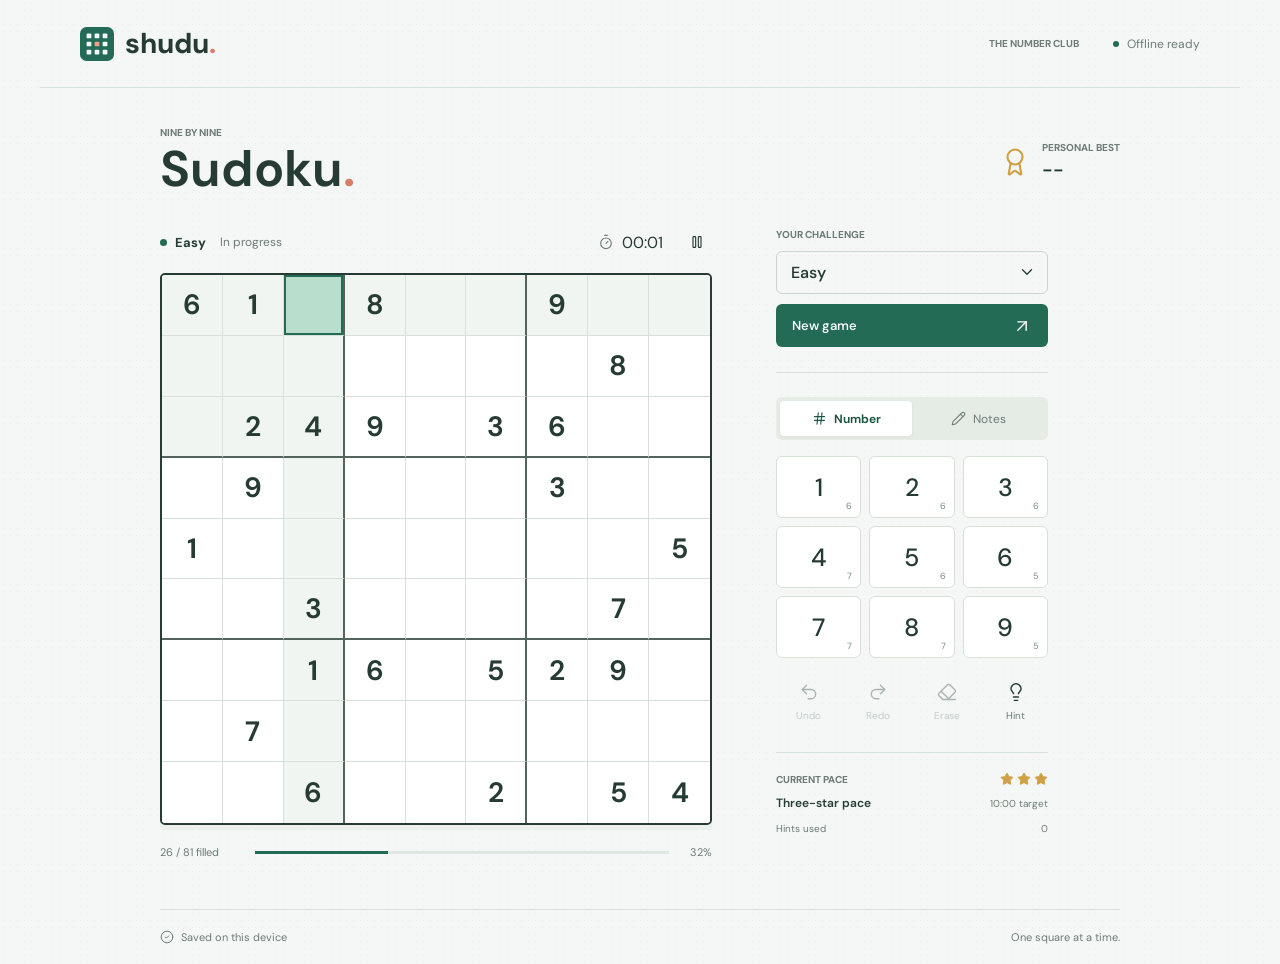
<file: index.html>
<!doctype html>
<html lang="en">
<head>
  <meta charset="utf-8">
  <meta name="viewport" content="width=device-width, initial-scale=1">
  <meta name="theme-color" content="#f4f7f5">
  <meta name="description" content="An offline Sudoku game with three difficulties, pencil notes, and time-based ratings.">
  <title>Shudu - Sudoku</title>
  <link rel="icon" href="favicon.svg" type="image/svg+xml">
  <link rel="manifest" href="manifest.webmanifest">
  <link rel="apple-touch-icon" href="icons/icon-180.png">
  <meta name="mobile-web-app-capable" content="yes">
  <meta name="apple-mobile-web-app-capable" content="yes">
  <meta name="apple-mobile-web-app-status-bar-style" content="default">
  <meta name="apple-mobile-web-app-title" content="Shudu">
  <link rel="stylesheet" href="styles.css">
  <script>window.module = { exports: {} };</script>
  <script src="qqwing.js"></script>
  <script>window.QQWing = window.module.exports; delete window.module;</script>
  <script src="game.js" defer></script>
  <script src="lucide.min.js" defer></script>
  <script src="app.js" defer></script>
  <script>
    if ("serviceWorker" in navigator && location.protocol.startsWith("http")) {
      var hadController = Boolean(navigator.serviceWorker.controller);
      var reloading = false;
      navigator.serviceWorker.addEventListener("controllerchange", function () {
        if (!hadController) { hadController = true; return; }
        if (reloading) return;
        reloading = true;
        window.location.reload();
      });
      window.addEventListener("load", function () {
        navigator.serviceWorker.register("sw.js").then(function (registration) {
          registration.update();
          setInterval(function () { registration.update(); }, 60 * 60 * 1000);
          document.addEventListener("visibilitychange", function () {
            if (!document.hidden) registration.update();
          });
        }).catch(function () {});
      });
    }
  </script>
</head>
<body>
  <header class="site-header">
    <a class="brand" href="./index.html" aria-label="Shudu home">
      <img src="favicon.svg" width="34" height="34" alt="">
      <span>shudu<span class="brand-dot">.</span></span>
    </a>
    <div class="header-end"><span class="edition">THE NUMBER CLUB</span><span class="offline-dot" aria-hidden="true"></span><span>Offline ready</span></div>
  </header>

  <main>
    <div class="page-heading">
      <div><div class="eyebrow">NINE BY NINE</div><h1>Sudoku<span class="title-dot">.</span></h1></div>
      <div class="best-record"><i data-lucide="award" aria-hidden="true"></i><div><span class="eyebrow">PERSONAL BEST</span><strong id="best-score">--</strong></div></div>
    </div>

    <div class="game-layout">
      <section class="board-section" aria-label="Sudoku puzzle">
        <div class="board-topline">
          <div class="puzzle-label"><span class="level-marker"></span><strong id="current-level">Easy</strong><span class="puzzle-state" id="puzzle-state">In progress</span></div>
          <div class="timer-group"><i data-lucide="timer" aria-hidden="true"></i><time id="timer" aria-label="Elapsed time">00:00</time><button id="pause" class="icon-button small" title="Pause game" aria-label="Pause game"><i data-lucide="pause"></i></button></div>
        </div>
        <div class="board-frame">
          <div id="board" role="grid" aria-label="Sudoku, 9 rows and 9 columns" aria-rowcount="9" aria-colcount="9"></div>
          <div id="board-cover" class="board-cover">
            <div id="cover-icon" class="cover-icon"><i data-lucide="loader-circle"></i></div>
            <h2 id="cover-title">Finding your puzzle</h2>
            <button id="resume" class="primary-button" hidden>Resume game <i data-lucide="play"></i></button>
          </div>
        </div>
        <div class="board-bottomline"><span id="filled-count">0 / 81 filled</span><div class="completion-track" role="progressbar" aria-label="Filled cells" aria-valuemin="0" aria-valuemax="81" aria-valuenow="0"><span id="completion-fill"></span></div><span id="percent">0%</span></div>
        <p id="announcement" class="announcement" role="status" aria-live="polite"></p>
      </section>

      <aside class="controls" aria-label="Game controls">
        <div class="new-game-controls"><label class="eyebrow" for="difficulty">YOUR CHALLENGE</label><div class="difficulty-wrap"><select id="difficulty"><option value="easy">Easy</option><option value="medium">Medium</option><option value="hard">Hard</option></select><i data-lucide="chevron-down" aria-hidden="true"></i></div><button id="new-game" class="primary-button">New game <i data-lucide="arrow-up-right"></i></button></div>

        <div class="input-controls">
          <div class="mode-switch" role="group" aria-label="Entry mode"><button id="number-mode" aria-pressed="true" title="Confirm numbers"><i data-lucide="hash"></i>Number</button><button id="notes-mode" aria-pressed="false" title="Pencil notes (N)"><i data-lucide="pencil"></i>Notes</button></div>
          <div id="number-pad" class="number-pad" role="group" aria-label="Choose a number"></div>
          <div class="tools" role="group" aria-label="Editing tools">
            <button id="undo" class="tool-button" title="Undo (Ctrl+Z)" aria-label="Undo"><i data-lucide="undo-2"></i><span>Undo</span></button>
            <button id="redo" class="tool-button" title="Redo (Ctrl+Shift+Z)" aria-label="Redo"><i data-lucide="redo-2"></i><span>Redo</span></button>
            <button id="erase" class="tool-button" title="Erase (Delete)" aria-label="Erase"><i data-lucide="eraser"></i><span>Erase</span></button>
            <button id="hint" class="tool-button" title="Reveal one number; adds 60 seconds to your rating time" aria-label="Hint"><i data-lucide="lightbulb"></i><span>Hint</span></button>
          </div>
        </div>

        <section class="pace-section" aria-label="Time rating">
          <div class="pace-heading"><span class="eyebrow">CURRENT PACE</span><div id="pace-stars" class="pace-stars" aria-label="3 stars"><i data-lucide="star"></i><i data-lucide="star"></i><i data-lucide="star"></i></div></div>
          <div class="pace-line"><strong id="pace-label">Three-star pace</strong><span id="target-time">10:00 target</span></div>
          <div class="hint-line"><span>Hints used</span><span id="hint-count">0</span></div>
        </section>
      </aside>
    </div>
    <footer><span><i data-lucide="circle-check" aria-hidden="true"></i><span id="save-status">Saved on this device</span></span><span>One square at a time.</span></footer>
  </main>

  <dialog id="new-dialog" aria-labelledby="new-title"><div class="dialog-symbol"><i data-lucide="refresh-cw"></i></div><h2 id="new-title">A fresh start?</h2><p>Your current puzzle will be replaced.</p><div class="dialog-actions"><button id="cancel-new" class="secondary-button">Keep playing</button><button id="confirm-new" class="primary-button">New game <i data-lucide="arrow-right"></i></button></div></dialog>

  <dialog id="win-dialog" aria-labelledby="win-title"><button id="close-win" class="icon-button dialog-close" title="View completed board" aria-label="Close results"><i data-lucide="x"></i></button><div class="win-stars" id="win-stars"><i data-lucide="star"></i><i data-lucide="star"></i><i data-lucide="star"></i></div><div class="eyebrow">EVERY NUMBER IN ITS PLACE</div><h2 id="win-title">Nicely solved.</h2><div class="final-score"><strong id="final-score">1,000</strong><span>POINTS</span></div><dl class="result-details"><div><dt>Difficulty</dt><dd id="final-level">Easy</dd></div><div><dt>Your time</dt><dd id="final-time">00:00</dd></div><div><dt>Hints</dt><dd id="final-hints">0</dd></div><div><dt>Rating time</dt><dd id="final-adjusted">00:00</dd></div></dl><button id="play-again" class="primary-button">Another puzzle <i data-lucide="arrow-right"></i></button></dialog>
</body>
</html>
</file>
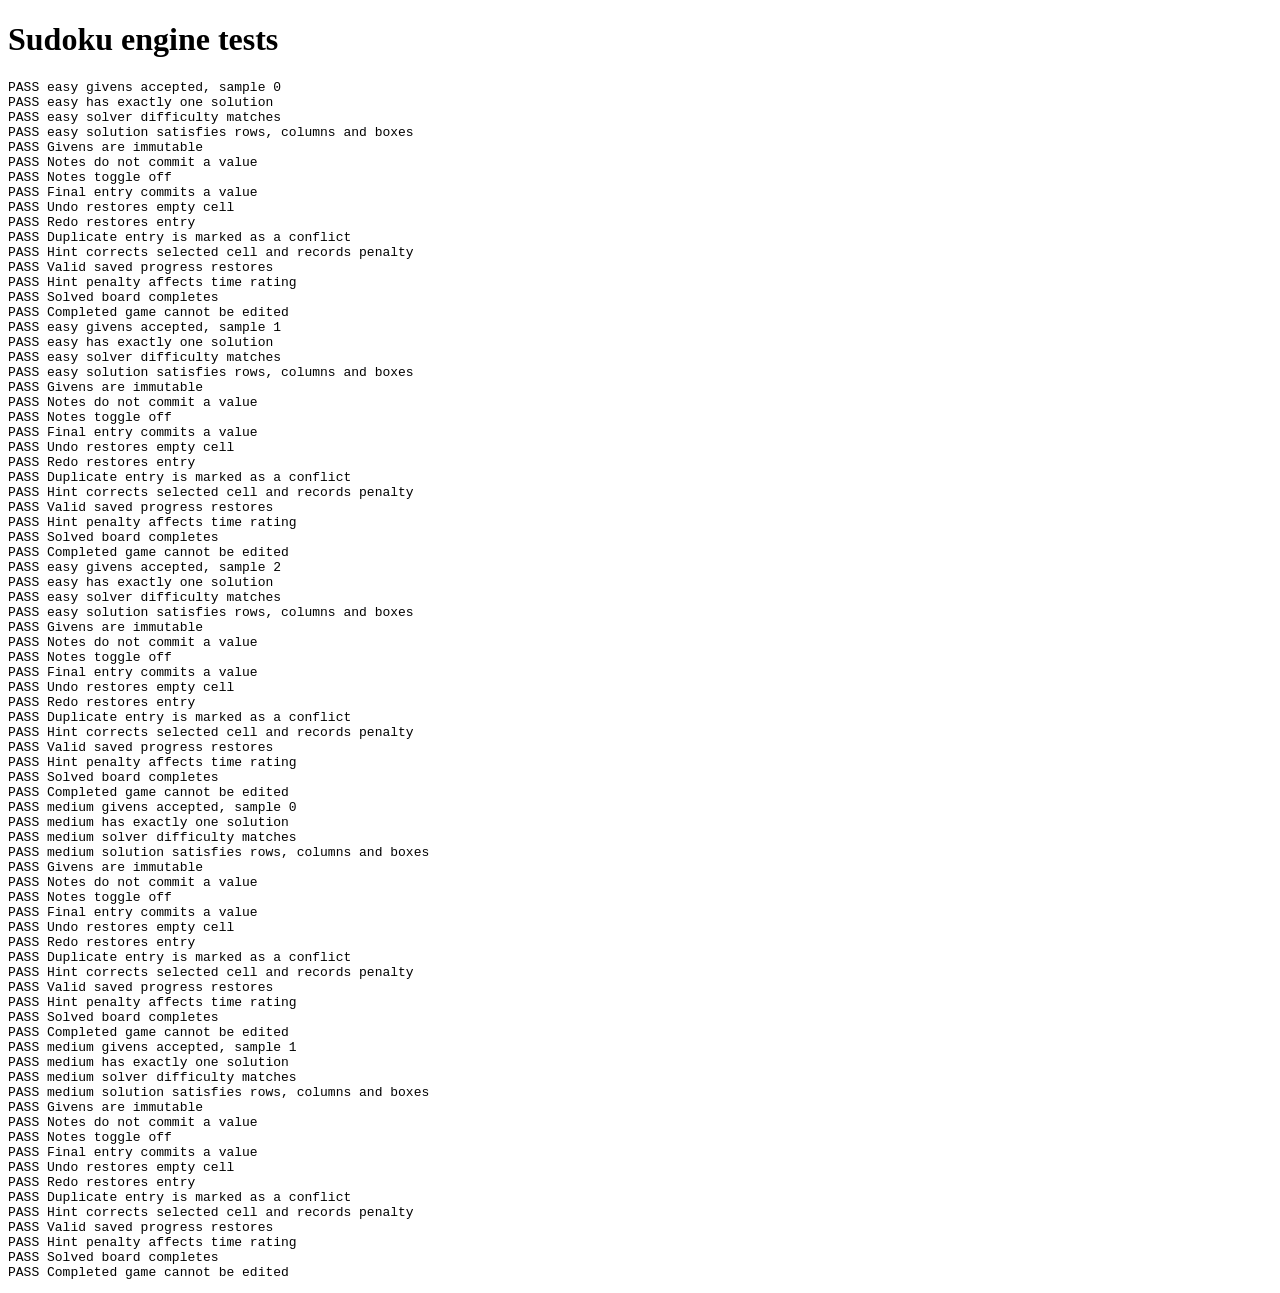
<file: tests.html>
<!doctype html>
<html lang="en">
<head><meta charset="utf-8"><meta name="viewport" content="width=device-width, initial-scale=1"><title>Sudoku tests</title></head>
<body>
  <h1>Sudoku engine tests</h1>
  <pre id="results">Running...</pre>
  <script>window.module = { exports: {} };</script>
  <script src="qqwing.js"></script>
  <script>window.QQWing = window.module.exports; delete window.module;</script>
  <script src="game.js"></script>
  <script src="tests.js"></script>
</body>
</html>
</file>
<file: styles.css>
@font-face { font-family: "DM Sans"; src: url("dm-sans.woff2") format("woff2"); font-weight: 100 1000; font-display: swap; }
:root { --paper: #f4f7f5; --ink: #253b34; --muted: #6d7c76; --green: #236b55; --green-dark: #195540; --line: #d7e1da; --mint: #e2eee6; --coral: #d87d63; --gold: #d0a044; --danger: #b73c49; }
* { box-sizing: border-box; }
body { margin: 0; color: var(--ink); font-family: "DM Sans", "Trebuchet MS", sans-serif; letter-spacing: 0; background-color: var(--paper); background-image: radial-gradient(#56796512 .65px, transparent .65px); background-size: 7px 7px; }
button, select { font: inherit; }
button, a, select { -webkit-tap-highlight-color: transparent; }
button { cursor: pointer; color: inherit; }
button { touch-action: manipulation; }
button:disabled { cursor: default; opacity: .35; }
button:focus-visible, a:focus-visible, select:focus-visible { outline: 3px solid var(--coral); outline-offset: 3px; }
button, select { border-radius: 6px; }
button svg { pointer-events: none; flex: 0 0 auto; }
svg { width: 20px; height: 20px; stroke-width: 1.7; }
[hidden] { display: none !important; }
.site-header { height: 88px; max-width: 1200px; padding: 0 40px; margin: auto; display: flex; align-items: center; justify-content: space-between; border-bottom: 1px solid var(--line); }
.brand { display: flex; align-items: center; gap: 11px; font-size: 28px; font-weight: 750; text-decoration: none; color: var(--ink); }
.brand-dot, .title-dot { color: var(--coral); }
.header-end { display: flex; align-items: center; gap: 8px; font-size: 12px; color: var(--muted); }
.edition { margin-right: 26px; font-size: 10px; font-weight: 700; }
.offline-dot { width: 6px; height: 6px; background: var(--green); border-radius: 50%; }
main { max-width: 1040px; margin: 0 auto; padding: 38px 40px 20px; }
.page-heading { display: flex; justify-content: space-between; align-items: center; margin-bottom: 24px; }
.eyebrow { font-size: 10px; font-weight: 750; color: var(--muted); display: block; }
h1 { margin: 2px 0 0; font-size: 50px; line-height: 1.12; font-weight: 650; }
.best-record { display: flex; align-items: center; gap: 12px; }
.best-record > svg { height: 30px; width: 30px; color: var(--gold); }
.best-record strong { display: block; font-size: 19px; font-weight: 600; margin-top: 3px; }
.game-layout { display: grid; grid-template-columns: minmax(0, 552px) minmax(0, 272px); gap: 64px; align-items: start; }
.board-topline { display: flex; justify-content: space-between; align-items: center; height: 42px; margin-bottom: 10px; }
.puzzle-label { display: flex; align-items: center; gap: 8px; font-size: 13px; }
.level-marker { width: 7px; height: 7px; background: var(--green); border-radius: 50%; }
.puzzle-state { color: var(--muted); margin-left: 6px; font-size: 12px; }
.timer-group { display: flex; align-items: center; gap: 8px; }
.timer-group > svg { width: 16px; height: 16px; color: var(--muted); }
time { font-variant-numeric: tabular-nums; font-size: 16px; min-width: 50px; }
.icon-button { display: inline-flex; align-items: center; justify-content: center; width: 40px; height: 40px; background: transparent; border: 1px solid var(--line); }
.icon-button:hover:not(:disabled) { background: var(--mint); }
.icon-button.small { width: 30px; height: 30px; margin-left: 2px; border: 0; }
.icon-button.small svg { width: 16px; height: 16px; }
.board-frame { position: relative; border: 2px solid var(--ink); border-radius: 5px; overflow: hidden; box-shadow: 0 5px 0 #253b3408; background: #fff; }
#board { display: grid; grid-template-rows: repeat(9, minmax(0, 1fr)); width: 100%; aspect-ratio: 1; }
.board-row { display: grid; grid-template-columns: repeat(9, minmax(0, 1fr)); min-height: 0; }
.cell { position: relative; padding: 0; border: 0; border-right: 1px solid var(--line); border-bottom: 1px solid var(--line); border-radius: 0; background: #fff; font-size: 28px; font-weight: 450; color: var(--green); display: flex; align-items: center; justify-content: center; user-select: none; min-width: 0; min-height: 0; }
.cell:nth-child(3n) { border-right: 2px solid #52645b; }
.cell:nth-child(9) { border-right: 0; }
.board-row:nth-child(3n) .cell { border-bottom: 2px solid #52645b; }
.board-row:last-child .cell { border-bottom: 0; }
.cell.given { font-weight: 650; color: var(--ink); }
.cell.peer { background: #f0f5f1; }
.cell.same { background: #d9eae0; }
.cell.selected { background: #b9decd; box-shadow: inset 0 0 0 2px var(--green); }
.cell.conflict { color: var(--danger); background: #fae6e5; }
.cell.selected.conflict { box-shadow: inset 0 0 0 2px var(--danger); }
.cell:focus-visible { z-index: 1; outline-offset: -4px; }
.cell:not(.selected):hover { background: #e3eee7; }
.notes-grid { width: 100%; height: 100%; display: grid; grid-template-columns: repeat(3, 1fr); grid-template-rows: repeat(3, 1fr); padding: 3px; }
.note { font-size: 12px; font-weight: 500; display: flex; align-items: center; justify-content: center; color: #687b70; line-height: 1; }
.board-cover { position: absolute; inset: 0; display: flex; align-items: center; justify-content: center; flex-direction: column; background: #edf3ed; z-index: 3; padding: 24px; text-align: center; }
.cover-icon { display: grid; place-items: center; width: 64px; height: 64px; border: 1px solid #b7cabc; border-radius: 50%; color: var(--green); }
.cover-icon svg { width: 26px; height: 26px; }
.board-cover h2 { font-size: 23px; font-weight: 550; margin: 22px 0; }
.board-cover .primary-button { width: auto; gap: 25px; }
.board-cover.loading .cover-icon svg { animation: spin 1.5s linear infinite; }
@keyframes spin { to { transform: rotate(360deg); } }
.board-bottomline { display: flex; align-items: center; gap: 15px; color: var(--muted); font-size: 11px; margin-top: 20px; font-variant-numeric: tabular-nums; }
#filled-count { min-width: 80px; }
#percent { min-width: 28px; text-align: right; }
.completion-track { flex: 1; background: #dee7e0; height: 3px; overflow: hidden; }
.completion-track span { display: block; height: 100%; background: var(--green); transition: width .2s; }
.announcement { margin: 10px 0 0; min-height: 18px; color: var(--danger); font-size: 12px; }
.controls { padding-top: 7px; }
.new-game-controls { padding-bottom: 25px; border-bottom: 1px solid var(--line); }
.difficulty-wrap { position: relative; margin: 10px 0; }
select { appearance: none; width: 100%; height: 43px; padding: 0 40px 0 14px; border: 1px solid #c9d5cd; background: transparent; color: var(--ink); font-weight: 550; cursor: pointer; }
.difficulty-wrap svg { position: absolute; top: 12px; right: 12px; pointer-events: none; width: 18px; height: 18px; }
.primary-button, .secondary-button { min-height: 43px; padding: 10px 15px; display: flex; align-items: center; justify-content: space-between; gap: 12px; border: 1px solid transparent; font-weight: 550; font-size: 13px; }
.primary-button { background: var(--green); color: #fff; width: 100%; }
.primary-button:hover:not(:disabled) { background: var(--green-dark); }
.secondary-button { border-color: var(--line); background: transparent; }
.secondary-button:hover { background: var(--mint); }
.input-controls { margin-top: 24px; }
.mode-switch { display: grid; grid-template-columns: repeat(2, 1fr); padding: 4px; background: #e5ebe5; border-radius: 6px; height: 43px; margin-bottom: 16px; }
.mode-switch button { border: 0; background: transparent; display: flex; align-items: center; justify-content: center; gap: 7px; font-size: 12px; color: var(--muted); }
.mode-switch button svg { width: 15px; height: 15px; }
.mode-switch button[aria-pressed="true"] { color: var(--green-dark); background: #fff; box-shadow: 0 1px 3px #263c3510; font-weight: 650; border-radius: 4px; }
.number-pad { display: grid; grid-template-columns: repeat(3, minmax(0, 1fr)); gap: 8px; }
.number-key { background: #fff; border: 1px solid #d7e0d7; height: 62px; font-size: 25px; position: relative; font-weight: 500; }
.number-key:hover:not(:disabled) { border-color: var(--green); background: #e9f2ec; }
.number-key .remaining { position: absolute; right: 8px; bottom: 5px; font-size: 9px; font-weight: 400; color: #788c7e; }
.number-key.exhausted { color: #819389; background: #e9eee9; }
.tools { display: grid; grid-template-columns: repeat(4, minmax(0, 1fr)); gap: 4px; margin-top: 16px; }
.tool-button { border: 0; background: transparent; display: flex; flex-direction: column; align-items: center; justify-content: center; gap: 7px; height: 55px; padding: 5px 0; }
.tool-button span { font-size: 10px; color: var(--muted); }
.tool-button:hover:not(:disabled) { background: var(--mint); }
.pace-section { border-top: 1px solid var(--line); margin-top: 23px; padding-top: 19px; }
.pace-heading, .pace-line, .hint-line { display: flex; justify-content: space-between; align-items: center; gap: 8px; }
.pace-stars { display: flex; gap: 3px; color: var(--gold); }
.pace-stars svg { width: 14px; height: 14px; fill: var(--gold); }
.pace-stars svg.unearned, .win-stars svg.unearned { fill: transparent; color: #b6bfb7; }
.pace-line { margin-top: 9px; }
.pace-line strong { font-size: 12px; font-weight: 600; }
.pace-line > span, .hint-line { font-size: 10px; color: var(--muted); }
.hint-line { margin-top: 11px; }
footer { display: flex; justify-content: space-between; border-top: 1px solid var(--line); margin-top: 22px; padding-top: 20px; font-size: 11px; color: var(--muted); }
footer > span:first-child { display: flex; align-items: center; gap: 7px; }
footer svg { width: 14px; height: 14px; }
dialog { border: 1px solid var(--line); border-radius: 8px; padding: 32px; max-width: 420px; width: calc(100% - 32px); color: var(--ink); background: var(--paper); box-shadow: 0 20px 100px #152a3333; }
dialog::backdrop { background: #21393066; backdrop-filter: blur(4px); }
dialog h2 { font-size: 28px; margin: 14px 0 10px; font-weight: 600; }
dialog p { font-size: 14px; line-height: 1.6; color: var(--muted); }
.dialog-symbol { color: var(--green); }
.dialog-actions { display: flex; gap: 10px; margin-top: 24px; }
.dialog-actions button { flex: 1; justify-content: center; white-space: nowrap; }
.dialog-close { position: absolute; right: 12px; top: 12px; border: 0; }
#win-dialog { text-align: center; padding-top: 42px; }
.win-stars { display: flex; justify-content: center; gap: 8px; margin-bottom: 20px; color: var(--gold); }
.win-stars svg { width: 35px; height: 35px; fill: var(--gold); }
.win-stars svg:nth-child(2) { transform: translateY(-6px); }
.final-score { margin: 24px 0; }
.final-score strong { display: block; font-size: 50px; font-weight: 600; line-height: 1.1; }
.final-score > span { font-size: 10px; color: var(--muted); }
.result-details { margin-bottom: 26px; border-top: 1px solid var(--line); padding-top: 15px; }
.result-details > div { display: flex; justify-content: space-between; font-size: 13px; margin: 10px 0; }
dt { color: var(--muted); }
dd { margin: 0; font-variant-numeric: tabular-nums; }
@media (min-width: 761px) { .board-section, .controls { animation: appear .45s ease-out both; } .controls { animation-delay: .08s; } }
@keyframes appear { from { opacity: 0; transform: translateY(8px); } to { opacity: 1; transform: translateY(0); } }
@media (max-width: 980px) { .game-layout { gap: 32px; grid-template-columns: minmax(0, 1fr) 236px; } main { padding-left: 28px; padding-right: 28px; } .cell { font-size: 25px; } .note { font-size: 10px; } }
@media (max-width: 760px) {
  .site-header { height: 66px; padding: 0 22px; }
  .brand { font-size: 24px; gap: 8px; }
  .brand img { width: 28px; height: 28px; }
  .edition { display: none; }
  main { max-width: 560px; padding: 24px 18px 18px; }
  .page-heading { margin-bottom: 14px; }
  h1 { font-size: 38px; }
  .best-record { gap: 6px; }
  .best-record > svg { width: 24px; height: 24px; }
  .best-record strong { font-size: 16px; }
  .game-layout { display: flex; flex-direction: column; gap: 4px; }
  .board-section, .controls { width: 100%; }
  .board-topline { margin-bottom: 7px; height: 32px; }
  .cell { font-size: 25px; }
  .note { font-size: 10px; }
  .board-bottomline { margin-top: 14px; }
  .announcement { margin-top: 5px; min-height: 15px; font-size: 11px; }
  .controls { padding-top: 0; display: flex; flex-direction: column; }
  .input-controls { order: 0; margin-top: 0; }
  .mode-switch { max-width: 260px; margin: 0 auto 13px; height: 39px; }
  .number-pad { grid-template-columns: repeat(9, minmax(0, 1fr)); gap: 4px; }
  .number-key { height: 46px; font-size: 22px; padding: 0 0 5px; border-radius: 4px; }
  .number-key .remaining { right: 4px; bottom: 3px; font-size: 8px; }
  .tools { margin-top: 9px; }
  .tool-button { height: 47px; gap: 5px; }
  .pace-section { order: 1; margin-top: 15px; padding-top: 13px; }
  .hint-line { margin-top: 8px; }
  .new-game-controls { order: 2; display: grid; grid-template-columns: 1fr 1fr; gap: 8px 12px; margin-top: 20px; padding-top: 16px; padding-bottom: 0; border-top: 1px solid var(--line); border-bottom: 0; }
  .new-game-controls label { grid-column: 1 / -1; }
  .difficulty-wrap { margin: 0; }
  footer { margin-top: 24px; padding-top: 16px; font-size: 10px; gap: 8px; }
}
@media (max-width: 360px) { main { padding-left: 12px; padding-right: 12px; } .cell { font-size: 22px; } .puzzle-state { display: none; } .header-end { font-size: 10px; } .note { font-size: 9px; } .number-key { font-size: 20px; } }
@media (prefers-reduced-motion: reduce) { *, *::before, *::after { animation: none !important; transition: none !important; } }
</file>
